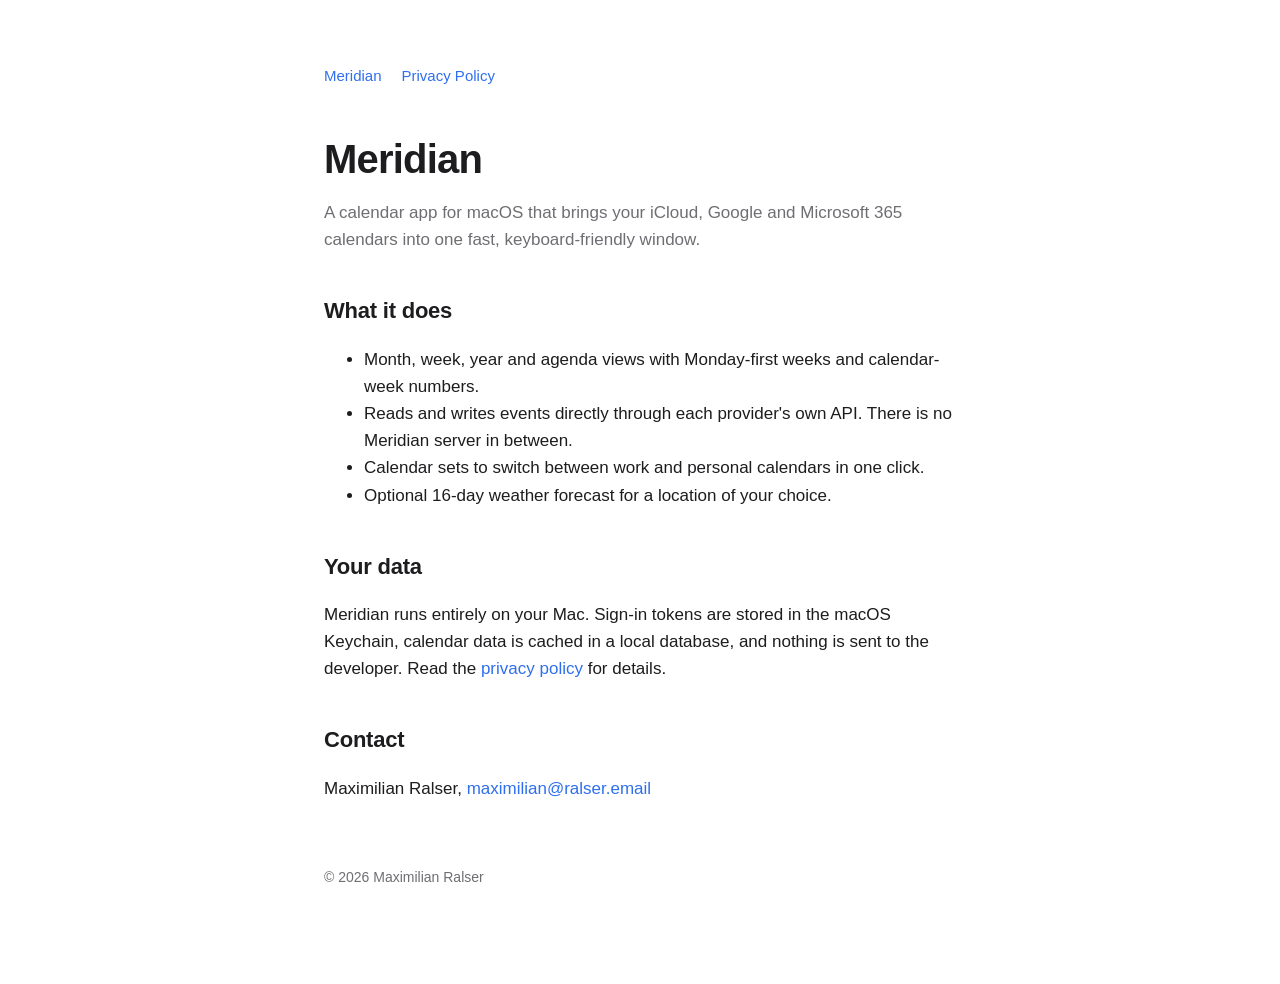
<file: index.html>
<!doctype html>
<html lang="en">
<head>
<meta charset="utf-8">
<meta name="viewport" content="width=device-width, initial-scale=1">
<meta name="google-site-verification" content="lE_HHzpKbYIJEnoI6cQ1GqFm9_cbrKtO3LMj67oFt9E" />
<title>Meridian for Mac</title>
<link rel="stylesheet" href="style.css">
</head>
<body>
<main>
<nav><a href="./">Meridian</a><a href="privacy.html">Privacy Policy</a></nav>
<h1>Meridian</h1>
<p class="lead">A calendar app for macOS that brings your iCloud, Google and Microsoft 365 calendars into one fast, keyboard-friendly window.</p>

<h2>What it does</h2>
<ul>
<li>Month, week, year and agenda views with Monday-first weeks and calendar-week numbers.</li>
<li>Reads and writes events directly through each provider's own API. There is no Meridian server in between.</li>
<li>Calendar sets to switch between work and personal calendars in one click.</li>
<li>Optional 16-day weather forecast for a location of your choice.</li>
</ul>

<h2>Your data</h2>
<p>Meridian runs entirely on your Mac. Sign-in tokens are stored in the macOS Keychain, calendar data is cached in a local database, and nothing is sent to the developer. Read the <a href="privacy.html">privacy policy</a> for details.</p>

<h2>Contact</h2>
<p>Maximilian Ralser, <a href="mailto:maximilian@ralser.email">maximilian@ralser.email</a></p>

<footer>© 2026 Maximilian Ralser</footer>
</main>
</body>
</html>
</file>
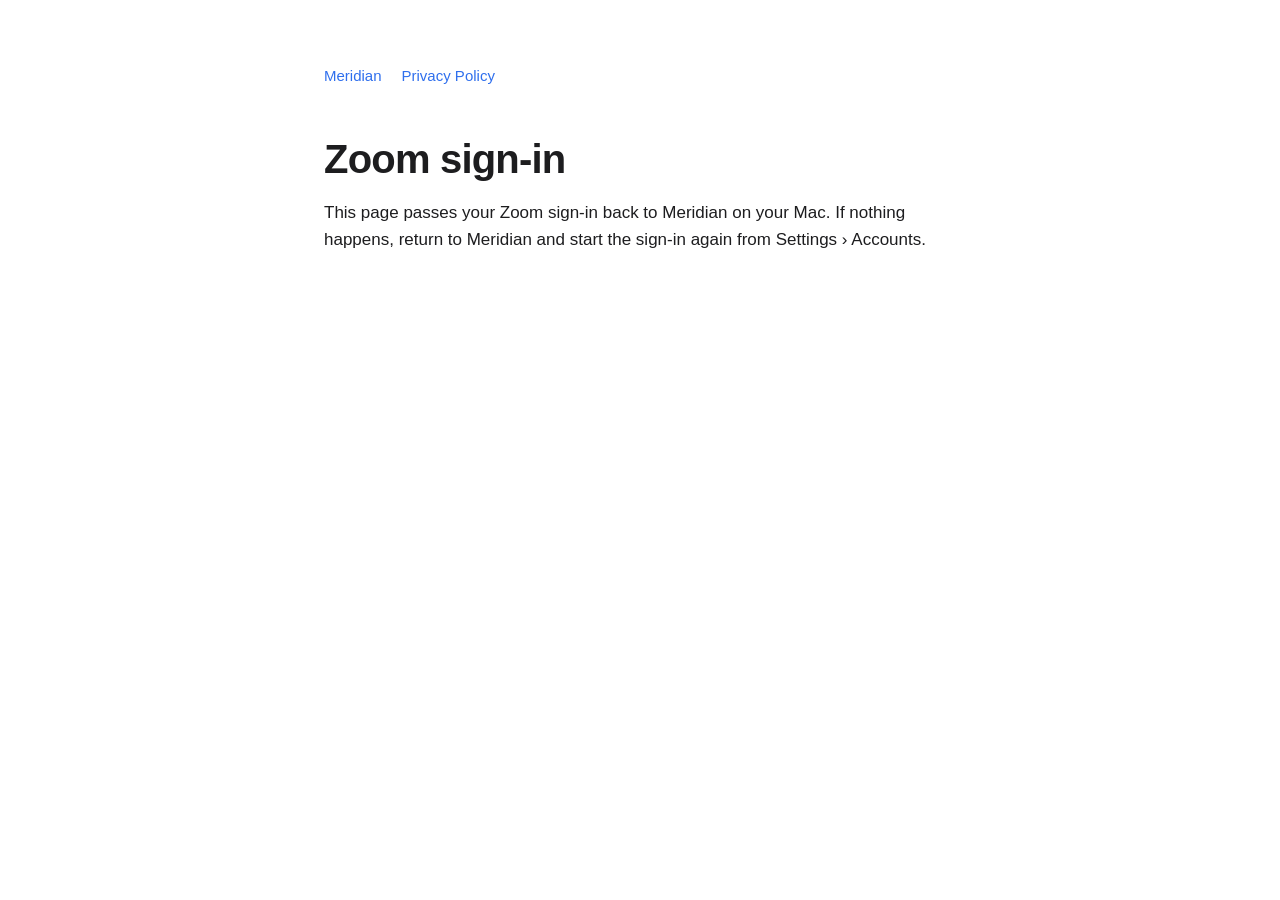
<file: oauth/zoom/index.html>
<!doctype html>
<html lang="en">
<head>
<meta charset="utf-8">
<meta name="viewport" content="width=device-width, initial-scale=1">
<meta name="robots" content="noindex">
<title>Meridian · Zoom sign-in</title>
<link rel="stylesheet" href="../../style.css">
<script>
// Zoom only redirects to web addresses, so it sends the sign-in result here and this page hands it
// to Meridian, which is listening on this Mac. Nothing is stored; the one-time code is useless without
// the secret Meridian keeps on the Mac (PKCE).
if (new URLSearchParams(location.search).has("state")) {
  location.replace("http://127.0.0.1:52917/oauth-callback" + location.search);
}
</script>
</head>
<body>
<main>
<nav><a href="../../">Meridian</a><a href="../../privacy.html">Privacy Policy</a></nav>
<h1>Zoom sign-in</h1>
<p>This page passes your Zoom sign-in back to Meridian on your Mac. If nothing happens, return to Meridian and start the sign-in again from Settings › Accounts.</p>
</main>
</body>
</html>
</file>
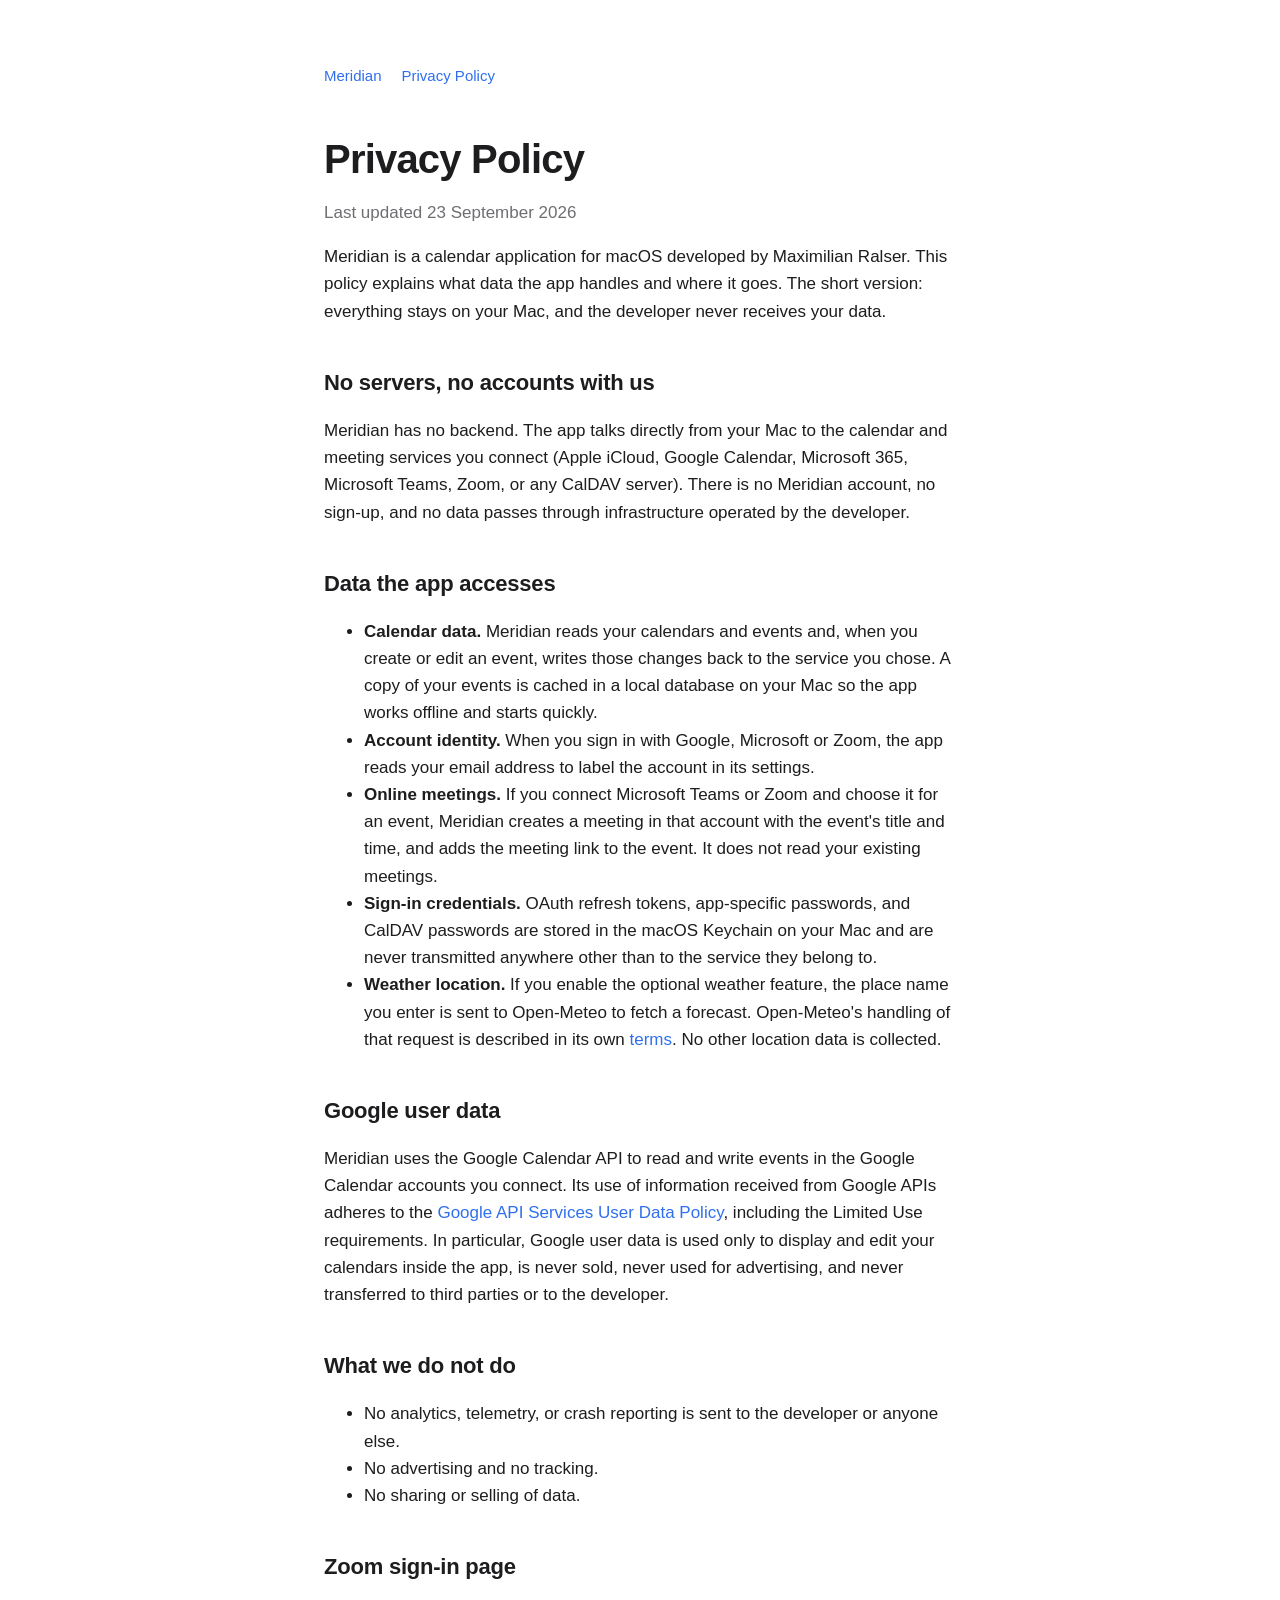
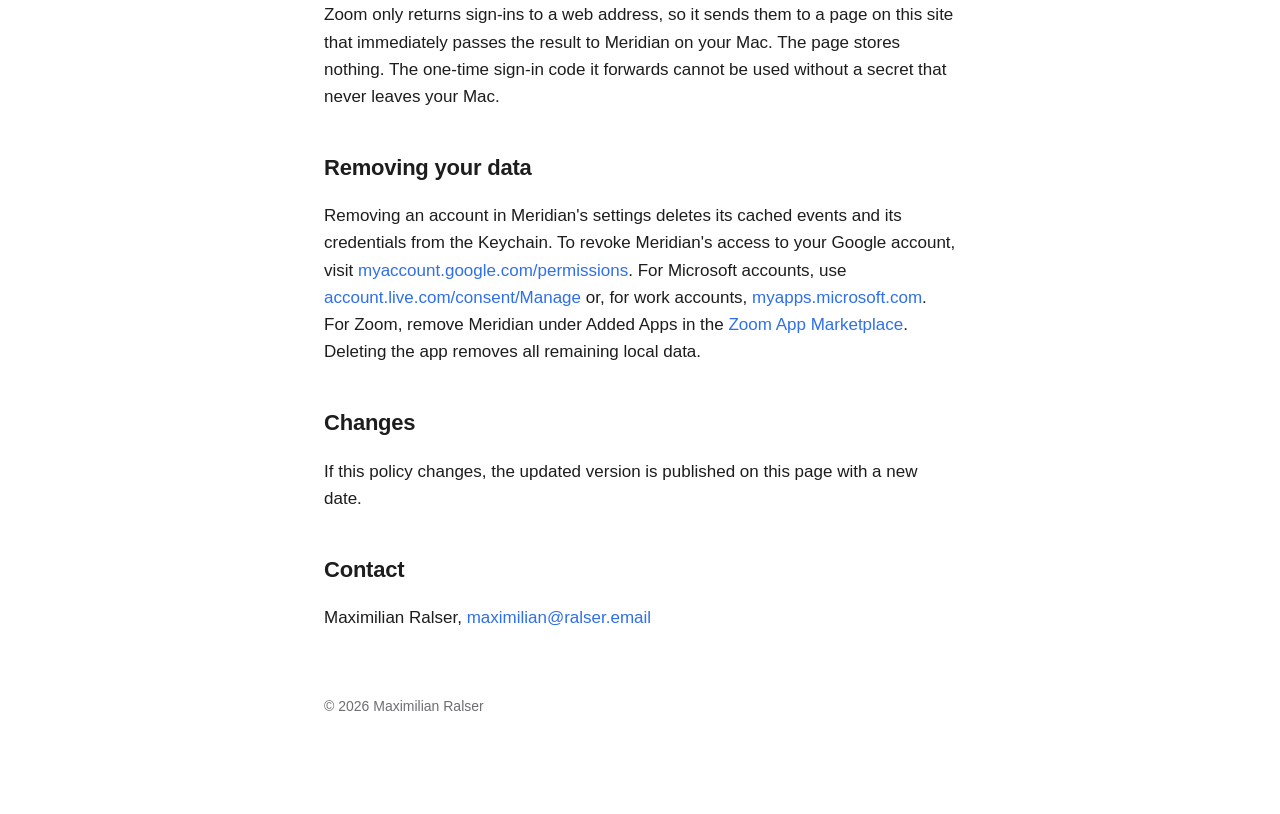
<file: privacy.html>
<!doctype html>
<html lang="en">
<head>
<meta charset="utf-8">
<meta name="viewport" content="width=device-width, initial-scale=1">
<meta name="google-site-verification" content="lE_HHzpKbYIJEnoI6cQ1GqFm9_cbrKtO3LMj67oFt9E" />
<title>Meridian Privacy Policy</title>
<link rel="stylesheet" href="style.css">
</head>
<body>
<main>
<nav><a href="./">Meridian</a><a href="privacy.html">Privacy Policy</a></nav>
<h1>Privacy Policy</h1>
<p class="muted">Last updated 23 September 2026</p>

<p>Meridian is a calendar application for macOS developed by Maximilian Ralser. This policy explains what data the app handles and where it goes. The short version: everything stays on your Mac, and the developer never receives your data.</p>

<h2>No servers, no accounts with us</h2>
<p>Meridian has no backend. The app talks directly from your Mac to the calendar and meeting services you connect (Apple iCloud, Google Calendar, Microsoft 365, Microsoft Teams, Zoom, or any CalDAV server). There is no Meridian account, no sign-up, and no data passes through infrastructure operated by the developer.</p>

<h2>Data the app accesses</h2>
<ul>
<li><strong>Calendar data.</strong> Meridian reads your calendars and events and, when you create or edit an event, writes those changes back to the service you chose. A copy of your events is cached in a local database on your Mac so the app works offline and starts quickly.</li>
<li><strong>Account identity.</strong> When you sign in with Google, Microsoft or Zoom, the app reads your email address to label the account in its settings.</li>
<li><strong>Online meetings.</strong> If you connect Microsoft Teams or Zoom and choose it for an event, Meridian creates a meeting in that account with the event's title and time, and adds the meeting link to the event. It does not read your existing meetings.</li>
<li><strong>Sign-in credentials.</strong> OAuth refresh tokens, app-specific passwords, and CalDAV passwords are stored in the macOS Keychain on your Mac and are never transmitted anywhere other than to the service they belong to.</li>
<li><strong>Weather location.</strong> If you enable the optional weather feature, the place name you enter is sent to Open-Meteo to fetch a forecast. Open-Meteo's handling of that request is described in its own <a href="https://open-meteo.com/en/terms">terms</a>. No other location data is collected.</li>
</ul>

<h2>Google user data</h2>
<p>Meridian uses the Google Calendar API to read and write events in the Google Calendar accounts you connect. Its use of information received from Google APIs adheres to the <a href="https://developers.google.com/terms/api-services-user-data-policy">Google API Services User Data Policy</a>, including the Limited Use requirements. In particular, Google user data is used only to display and edit your calendars inside the app, is never sold, never used for advertising, and never transferred to third parties or to the developer.</p>

<h2>What we do not do</h2>
<ul>
<li>No analytics, telemetry, or crash reporting is sent to the developer or anyone else.</li>
<li>No advertising and no tracking.</li>
<li>No sharing or selling of data.</li>
</ul>

<h2>Zoom sign-in page</h2>
<p>Zoom only returns sign-ins to a web address, so it sends them to a page on this site that immediately passes the result to Meridian on your Mac. The page stores nothing. The one-time sign-in code it forwards cannot be used without a secret that never leaves your Mac.</p>

<h2>Removing your data</h2>
<p>Removing an account in Meridian's settings deletes its cached events and its credentials from the Keychain. To revoke Meridian's access to your Google account, visit <a href="https://myaccount.google.com/permissions">myaccount.google.com/permissions</a>. For Microsoft accounts, use <a href="https://account.live.com/consent/Manage">account.live.com/consent/Manage</a> or, for work accounts, <a href="https://myapps.microsoft.com">myapps.microsoft.com</a>. For Zoom, remove Meridian under Added Apps in the <a href="https://marketplace.zoom.us/user/installed">Zoom App Marketplace</a>. Deleting the app removes all remaining local data.</p>

<h2>Changes</h2>
<p>If this policy changes, the updated version is published on this page with a new date.</p>

<h2>Contact</h2>
<p>Maximilian Ralser, <a href="mailto:maximilian@ralser.email">maximilian@ralser.email</a></p>

<footer>© 2026 Maximilian Ralser</footer>
</main>
</body>
</html>
</file>
<file: style.css>
:root { color-scheme: light dark; --fg: #1d1d1f; --muted: #6e6e73; --bg: #ffffff; --accent: #2f6fed; }
@media (prefers-color-scheme: dark) { :root { --fg: #f5f5f7; --muted: #a1a1a6; --bg: #111114; } }
* { box-sizing: border-box; }
body { margin: 0; font: 17px/1.6 -apple-system, BlinkMacSystemFont, "SF Pro Text", "Helvetica Neue", sans-serif; color: var(--fg); background: var(--bg); }
main { max-width: 680px; margin: 0 auto; padding: 64px 24px 96px; }
h1 { font-size: 40px; line-height: 1.15; letter-spacing: -0.02em; margin: 0 0 8px; }
h2 { font-size: 22px; margin: 40px 0 8px; letter-spacing: -0.01em; }
p, li { color: var(--fg); }
.lead, .muted { color: var(--muted); }
a { color: var(--accent); text-decoration: none; }
a:hover { text-decoration: underline; }
nav { display: flex; gap: 20px; margin-bottom: 48px; font-size: 15px; }
footer { margin-top: 64px; font-size: 14px; color: var(--muted); }
</file>
